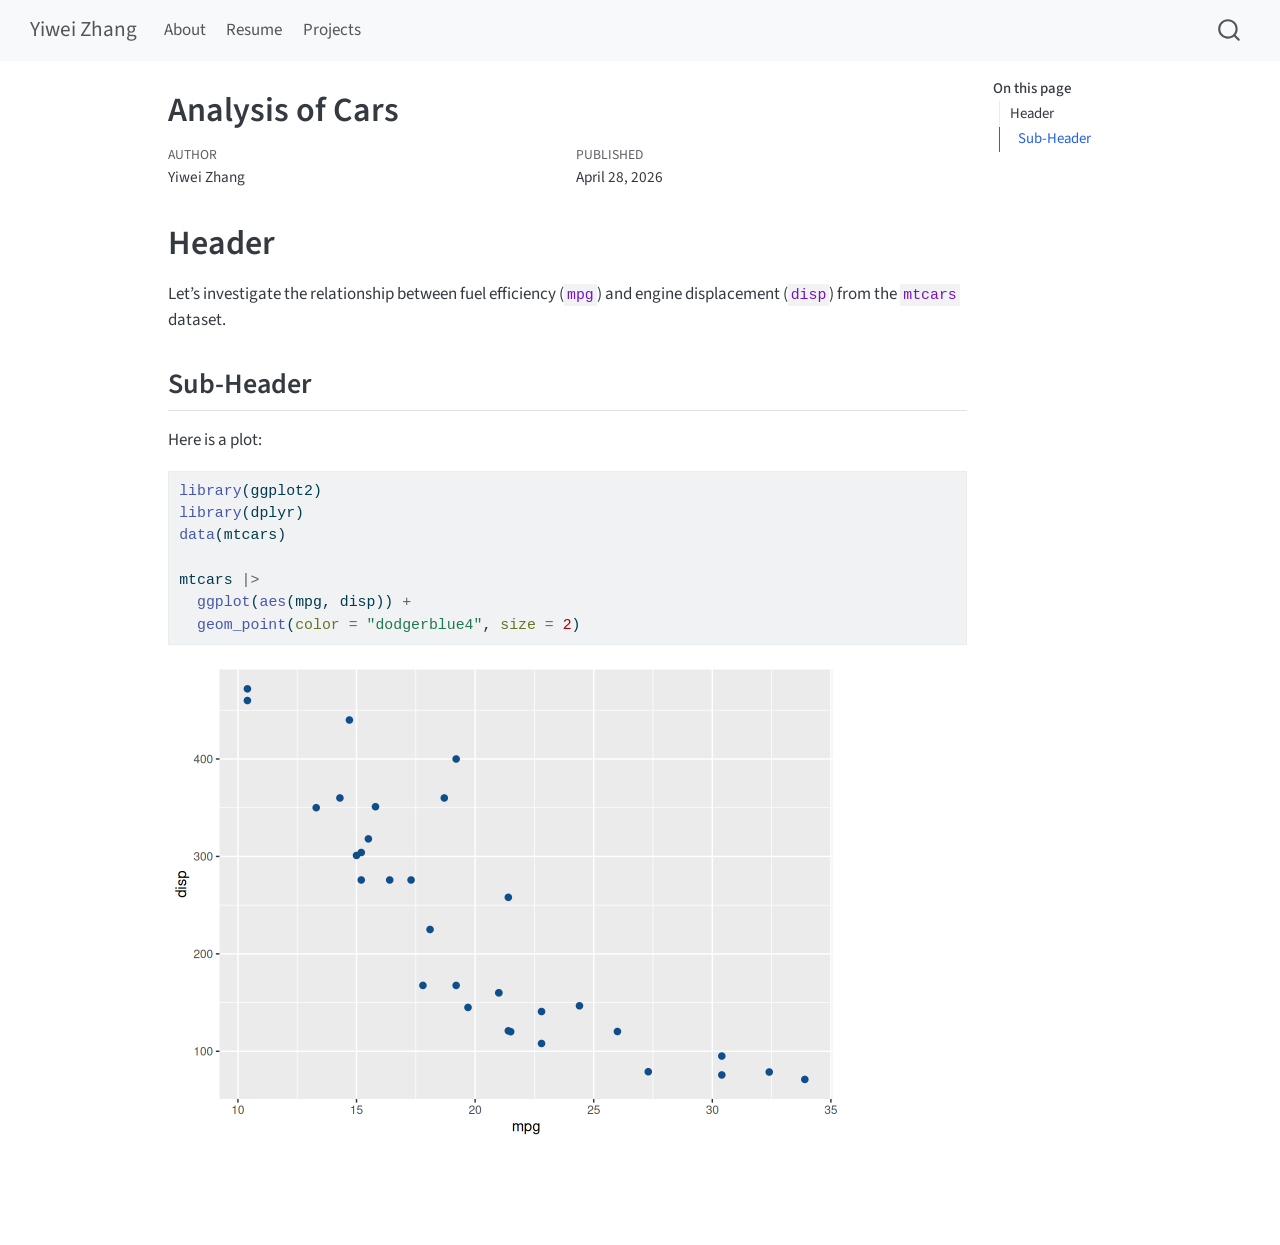
<file: docs/projects/project1/index.html>
<!DOCTYPE html>
<html xmlns="http://www.w3.org/1999/xhtml" lang="en" xml:lang="en"><head>

<meta charset="utf-8">
<meta name="generator" content="quarto-1.9.37">

<meta name="viewport" content="width=device-width, initial-scale=1.0, user-scalable=yes">

<meta name="author" content="Yiwei Zhang">
<meta name="dcterms.date" content="2026-04-28">

<title>Analysis of Cars – Yiwei Zhang</title>
<style>
/* Default styles provided by pandoc.
** See https://pandoc.org/MANUAL.html#variables-for-html for config info.
*/
code{white-space: pre-wrap;}
span.smallcaps{font-variant: small-caps;}
div.columns{display: flex; gap: min(4vw, 1.5em);}
div.column{flex: auto; overflow-x: auto;}
div.hanging-indent{margin-left: 1.5em; text-indent: -1.5em;}
ul.task-list{list-style: none;}
ul.task-list li input[type="checkbox"] {
  width: 0.8em;
  margin: 0 0.8em 0.2em -1em; /* quarto-specific, see https://github.com/quarto-dev/quarto-cli/issues/4556 */ 
  vertical-align: middle;
}
/* CSS for syntax highlighting */
html { -webkit-text-size-adjust: 100%; }
pre > code.sourceCode { white-space: pre; position: relative; }
pre > code.sourceCode > span { display: inline-block; line-height: 1.25; }
pre > code.sourceCode > span:empty { height: 1.2em; }
.sourceCode { overflow: visible; }
code.sourceCode > span { color: inherit; text-decoration: inherit; }
div.sourceCode { margin: 1em 0; }
pre.sourceCode { margin: 0; }
@media screen {
div.sourceCode { overflow: auto; }
}
@media print {
pre > code.sourceCode { white-space: pre-wrap; }
pre > code.sourceCode > span { text-indent: -5em; padding-left: 5em; }
}
pre.numberSource code
  { counter-reset: source-line 0; }
pre.numberSource code > span
  { position: relative; left: -4em; counter-increment: source-line; }
pre.numberSource code > span > a:first-child::before
  { content: counter(source-line);
    position: relative; left: -1em; text-align: right; vertical-align: baseline;
    border: none; display: inline-block;
    -webkit-touch-callout: none; -webkit-user-select: none;
    -khtml-user-select: none; -moz-user-select: none;
    -ms-user-select: none; user-select: none;
    padding: 0 4px; width: 4em;
  }
pre.numberSource { margin-left: 3em;  padding-left: 4px; }
div.sourceCode
  {   }
@media screen {
pre > code.sourceCode > span > a:first-child::before { text-decoration: underline; }
}
</style>


<script src="../../site_libs/quarto-nav/quarto-nav.js"></script>
<script src="../../site_libs/quarto-nav/headroom.min.js"></script>
<script src="../../site_libs/clipboard/clipboard.min.js"></script>
<script src="../../site_libs/quarto-search/autocomplete.umd.js"></script>
<script src="../../site_libs/quarto-search/fuse.min.js"></script>
<script src="../../site_libs/quarto-search/quarto-search.js"></script>
<meta name="quarto:offset" content="../../">
<script src="../../site_libs/quarto-html/quarto.js" type="module"></script>
<script src="../../site_libs/quarto-html/tabsets/tabsets.js" type="module"></script>
<script src="../../site_libs/quarto-html/popper.min.js"></script>
<script src="../../site_libs/quarto-html/tippy.umd.min.js"></script>
<script src="../../site_libs/quarto-html/anchor.min.js"></script>
<link href="../../site_libs/quarto-html/tippy.css" rel="stylesheet">
<link href="../../site_libs/quarto-html/quarto-syntax-highlighting-7f8f88aac4f3542376d5c11b86a4c14d.css" rel="stylesheet" id="quarto-text-highlighting-styles">
<script src="../../site_libs/bootstrap/bootstrap.min.js"></script>
<link href="../../site_libs/bootstrap/bootstrap-icons.css" rel="stylesheet">
<link href="../../site_libs/bootstrap/bootstrap-158031087360bce0ff56dc785ce39e06.min.css" rel="stylesheet" append-hash="true" id="quarto-bootstrap" data-mode="light">
<script id="quarto-search-options" type="application/json">{
  "location": "navbar",
  "copy-button": false,
  "collapse-after": 3,
  "panel-placement": "end",
  "type": "overlay",
  "limit": 50,
  "keyboard-shortcut": [
    "f",
    "/",
    "s"
  ],
  "show-item-context": false,
  "language": {
    "search-no-results-text": "No results",
    "search-matching-documents-text": "matching documents",
    "search-copy-link-title": "Copy link to search",
    "search-hide-matches-text": "Hide additional matches",
    "search-more-match-text": "more match in this document",
    "search-more-matches-text": "more matches in this document",
    "search-clear-button-title": "Clear",
    "search-text-placeholder": "",
    "search-detached-cancel-button-title": "Cancel",
    "search-submit-button-title": "Submit",
    "search-label": "Search"
  }
}</script>


<link rel="stylesheet" href="../../styles.css">
</head>

<body class="nav-fixed quarto-light">

<div id="quarto-search-results"></div>
  <header id="quarto-header" class="headroom fixed-top">
    <nav class="navbar navbar-expand-lg " data-bs-theme="dark">
      <div class="navbar-container container-fluid">
      <div class="navbar-brand-container mx-auto">
    <a class="navbar-brand" href="../../index.html">
    <span class="navbar-title">Yiwei Zhang</span>
    </a>
  </div>
            <div id="quarto-search" class="" title="Search"></div>
          <button class="navbar-toggler" type="button" data-bs-toggle="collapse" data-bs-target="#navbarCollapse" aria-controls="navbarCollapse" role="menu" aria-expanded="false" aria-label="Toggle navigation" onclick="if (window.quartoToggleHeadroom) { window.quartoToggleHeadroom(); }">
  <span class="navbar-toggler-icon"></span>
</button>
          <div class="collapse navbar-collapse" id="navbarCollapse">
            <ul class="navbar-nav navbar-nav-scroll me-auto">
  <li class="nav-item">
    <a class="nav-link" href="../../index.html"> 
<span class="menu-text">About</span></a>
  </li>  
  <li class="nav-item">
    <a class="nav-link" href="../../resume.html"> 
<span class="menu-text">Resume</span></a>
  </li>  
  <li class="nav-item">
    <a class="nav-link" href="../../projects.html"> 
<span class="menu-text">Projects</span></a>
  </li>  
</ul>
          </div> <!-- /navcollapse -->
            <div class="quarto-navbar-tools">
</div>
      </div> <!-- /container-fluid -->
    </nav>
</header>
<!-- content -->
<div id="quarto-content" class="quarto-container page-columns page-rows-contents page-layout-article page-navbar">
<!-- sidebar -->
<!-- margin-sidebar -->
    <div id="quarto-margin-sidebar" class="sidebar margin-sidebar">
        <nav id="TOC" role="doc-toc" class="toc-active">
    <h2 id="toc-title">On this page</h2>
   
  <ul>
  <li><a href="#header" id="toc-header" class="nav-link active" data-scroll-target="#header">Header</a>
  <ul class="collapse">
  <li><a href="#sub-header" id="toc-sub-header" class="nav-link" data-scroll-target="#sub-header">Sub-Header</a></li>
  </ul></li>
  </ul>
</nav>
    </div>
<!-- main -->
<main class="content" id="quarto-document-content">

<header id="title-block-header" class="quarto-title-block default">
<div class="quarto-title">
<h1 class="title">Analysis of Cars</h1>
</div>



<div class="quarto-title-meta">

    <div>
    <div class="quarto-title-meta-heading">Author</div>
    <div class="quarto-title-meta-contents">
             <p>Yiwei Zhang </p>
          </div>
  </div>
    
    <div>
    <div class="quarto-title-meta-heading">Published</div>
    <div class="quarto-title-meta-contents">
      <p class="date">April 28, 2026</p>
    </div>
  </div>
  
    
  </div>
  


</header>


<section id="header" class="level1">
<h1>Header</h1>
<p>Let’s investigate the relationship between fuel efficiency (<code>mpg</code>) and engine displacement (<code>disp</code>) from the <code>mtcars</code> dataset.</p>
<section id="sub-header" class="level2">
<h2 class="anchored" data-anchor-id="sub-header">Sub-Header</h2>
<p>Here is a plot:</p>
<div class="cell">
<div class="code-copy-outer-scaffold"><div class="sourceCode cell-code" id="cb1"><pre class="sourceCode r code-with-copy"><code class="sourceCode r"><span id="cb1-1"><a href="#cb1-1" aria-hidden="true" tabindex="-1"></a><span class="fu">library</span>(ggplot2)</span>
<span id="cb1-2"><a href="#cb1-2" aria-hidden="true" tabindex="-1"></a><span class="fu">library</span>(dplyr)</span>
<span id="cb1-3"><a href="#cb1-3" aria-hidden="true" tabindex="-1"></a><span class="fu">data</span>(mtcars)</span>
<span id="cb1-4"><a href="#cb1-4" aria-hidden="true" tabindex="-1"></a></span>
<span id="cb1-5"><a href="#cb1-5" aria-hidden="true" tabindex="-1"></a>mtcars <span class="sc">|&gt;</span></span>
<span id="cb1-6"><a href="#cb1-6" aria-hidden="true" tabindex="-1"></a>  <span class="fu">ggplot</span>(<span class="fu">aes</span>(mpg, disp)) <span class="sc">+</span></span>
<span id="cb1-7"><a href="#cb1-7" aria-hidden="true" tabindex="-1"></a>  <span class="fu">geom_point</span>(<span class="at">color =</span> <span class="st">"dodgerblue4"</span>, <span class="at">size =</span> <span class="dv">2</span>)</span></code></pre></div><button title="Copy to Clipboard" class="code-copy-button"><i class="bi"></i></button></div>
<div class="cell-output-display">
<div>
<figure class="figure">
<p><img src="index_files/figure-html/unnamed-chunk-1-1.png" class="img-fluid figure-img" width="672"></p>
</figure>
</div>
</div>
</div>


</section>
</section>

</main> <!-- /main -->
<script id="quarto-html-after-body" type="application/javascript">
  window.document.addEventListener("DOMContentLoaded", function (event) {
    const icon = "";
    const anchorJS = new window.AnchorJS();
    anchorJS.options = {
      placement: 'right',
      icon: icon
    };
    anchorJS.add('.anchored');
    const isCodeAnnotation = (el) => {
      for (const clz of el.classList) {
        if (clz.startsWith('code-annotation-')) {                     
          return true;
        }
      }
      return false;
    }
    const onCopySuccess = function(e) {
      // button target
      const button = e.trigger;
      // don't keep focus
      button.blur();
      // flash "checked"
      button.classList.add('code-copy-button-checked');
      var currentTitle = button.getAttribute("title");
      button.setAttribute("title", "Copied!");
      let tooltip;
      if (window.bootstrap) {
        button.setAttribute("data-bs-toggle", "tooltip");
        button.setAttribute("data-bs-placement", "left");
        button.setAttribute("data-bs-title", "Copied!");
        tooltip = new bootstrap.Tooltip(button, 
          { trigger: "manual", 
            customClass: "code-copy-button-tooltip",
            offset: [0, -8]});
        tooltip.show();    
      }
      setTimeout(function() {
        if (tooltip) {
          tooltip.hide();
          button.removeAttribute("data-bs-title");
          button.removeAttribute("data-bs-toggle");
          button.removeAttribute("data-bs-placement");
        }
        button.setAttribute("title", currentTitle);
        button.classList.remove('code-copy-button-checked');
      }, 1000);
      // clear code selection
      e.clearSelection();
    }
    const getTextToCopy = function(trigger) {
      const outerScaffold = trigger.parentElement.cloneNode(true);
      const codeEl = outerScaffold.querySelector('code');
      for (const childEl of codeEl.children) {
        if (isCodeAnnotation(childEl)) {
          childEl.remove();
        }
      }
      return codeEl.innerText;
    }
    const clipboard = new window.ClipboardJS('.code-copy-button:not([data-in-quarto-modal])', {
      text: getTextToCopy
    });
    clipboard.on('success', onCopySuccess);
    if (window.document.getElementById('quarto-embedded-source-code-modal')) {
      const clipboardModal = new window.ClipboardJS('.code-copy-button[data-in-quarto-modal]', {
        text: getTextToCopy,
        container: window.document.getElementById('quarto-embedded-source-code-modal')
      });
      clipboardModal.on('success', onCopySuccess);
    }
      var localhostRegex = new RegExp(/^(?:http|https):\/\/localhost\:?[0-9]*\//);
      var mailtoRegex = new RegExp(/^mailto:/);
        var filterRegex = new RegExp('/' + window.location.host + '/');
      var isInternal = (href) => {
          return filterRegex.test(href) || localhostRegex.test(href) || mailtoRegex.test(href);
      }
      // Inspect non-navigation links and adorn them if external
     var links = window.document.querySelectorAll('a[href]:not(.nav-link):not(.navbar-brand):not(.toc-action):not(.sidebar-link):not(.sidebar-item-toggle):not(.pagination-link):not(.no-external):not([aria-hidden]):not(.dropdown-item):not(.quarto-navigation-tool):not(.about-link)');
      for (var i=0; i<links.length; i++) {
        const link = links[i];
        if (!isInternal(link.href)) {
          // undo the damage that might have been done by quarto-nav.js in the case of
          // links that we want to consider external
          if (link.dataset.originalHref !== undefined) {
            link.href = link.dataset.originalHref;
          }
        }
      }
    function tippyHover(el, contentFn, onTriggerFn, onUntriggerFn) {
      const config = {
        allowHTML: true,
        maxWidth: 500,
        delay: 100,
        arrow: false,
        appendTo: function(el) {
            return el.parentElement;
        },
        interactive: true,
        interactiveBorder: 10,
        theme: 'quarto',
        placement: 'bottom-start',
      };
      if (contentFn) {
        config.content = contentFn;
      }
      if (onTriggerFn) {
        config.onTrigger = onTriggerFn;
      }
      if (onUntriggerFn) {
        config.onUntrigger = onUntriggerFn;
      }
      window.tippy(el, config); 
    }
    const noterefs = window.document.querySelectorAll('a[role="doc-noteref"]');
    for (var i=0; i<noterefs.length; i++) {
      const ref = noterefs[i];
      tippyHover(ref, function() {
        // use id or data attribute instead here
        let href = ref.getAttribute('data-footnote-href') || ref.getAttribute('href');
        try { href = new URL(href).hash; } catch {}
        const id = href.replace(/^#\/?/, "");
        const note = window.document.getElementById(id);
        if (note) {
          return note.innerHTML;
        } else {
          return "";
        }
      });
    }
    const xrefs = window.document.querySelectorAll('a.quarto-xref');
    const processXRef = (id, note) => {
      // Strip column container classes
      const stripColumnClz = (el) => {
        el.classList.remove("page-full", "page-columns");
        if (el.children) {
          for (const child of el.children) {
            stripColumnClz(child);
          }
        }
      }
      stripColumnClz(note)
      if (id === null || id.startsWith('sec-')) {
        // Special case sections, only their first couple elements
        const container = document.createElement("div");
        if (note.children && note.children.length > 2) {
          container.appendChild(note.children[0].cloneNode(true));
          for (let i = 1; i < note.children.length; i++) {
            const child = note.children[i];
            if (child.tagName === "P" && child.innerText === "") {
              continue;
            } else {
              container.appendChild(child.cloneNode(true));
              break;
            }
          }
          if (window.Quarto?.typesetMath) {
            window.Quarto.typesetMath(container);
          }
          return container.innerHTML
        } else {
          if (window.Quarto?.typesetMath) {
            window.Quarto.typesetMath(note);
          }
          return note.innerHTML;
        }
      } else {
        // Remove any anchor links if they are present
        const anchorLink = note.querySelector('a.anchorjs-link');
        if (anchorLink) {
          anchorLink.remove();
        }
        if (window.Quarto?.typesetMath) {
          window.Quarto.typesetMath(note);
        }
        if (note.classList.contains("callout")) {
          return note.outerHTML;
        } else {
          return note.innerHTML;
        }
      }
    }
    for (var i=0; i<xrefs.length; i++) {
      const xref = xrefs[i];
      tippyHover(xref, undefined, function(instance) {
        instance.disable();
        let url = xref.getAttribute('href');
        let hash = undefined; 
        if (url.startsWith('#')) {
          hash = url;
        } else {
          try { hash = new URL(url).hash; } catch {}
        }
        if (hash) {
          const id = hash.replace(/^#\/?/, "");
          const note = window.document.getElementById(id);
          if (note !== null) {
            try {
              const html = processXRef(id, note.cloneNode(true));
              instance.setContent(html);
            } finally {
              instance.enable();
              instance.show();
            }
          } else {
            // See if we can fetch this
            fetch(url.split('#')[0])
            .then(res => res.text())
            .then(html => {
              const parser = new DOMParser();
              const htmlDoc = parser.parseFromString(html, "text/html");
              const note = htmlDoc.getElementById(id);
              if (note !== null) {
                const html = processXRef(id, note);
                instance.setContent(html);
              } 
            }).finally(() => {
              instance.enable();
              instance.show();
            });
          }
        } else {
          // See if we can fetch a full url (with no hash to target)
          // This is a special case and we should probably do some content thinning / targeting
          fetch(url)
          .then(res => res.text())
          .then(html => {
            const parser = new DOMParser();
            const htmlDoc = parser.parseFromString(html, "text/html");
            const note = htmlDoc.querySelector('main.content');
            if (note !== null) {
              // This should only happen for chapter cross references
              // (since there is no id in the URL)
              // remove the first header
              if (note.children.length > 0 && note.children[0].tagName === "HEADER") {
                note.children[0].remove();
              }
              const html = processXRef(null, note);
              instance.setContent(html);
            } 
          }).finally(() => {
            instance.enable();
            instance.show();
          });
        }
      }, function(instance) {
      });
    }
        let selectedAnnoteEl;
        const selectorForAnnotation = ( cell, annotation) => {
          let cellAttr = 'data-code-cell="' + cell + '"';
          let lineAttr = 'data-code-annotation="' +  annotation + '"';
          const selector = 'span[' + cellAttr + '][' + lineAttr + ']';
          return selector;
        }
        const selectCodeLines = (annoteEl) => {
          const doc = window.document;
          const targetCell = annoteEl.getAttribute("data-target-cell");
          const targetAnnotation = annoteEl.getAttribute("data-target-annotation");
          const annoteSpan = window.document.querySelector(selectorForAnnotation(targetCell, targetAnnotation));
          const lines = annoteSpan.getAttribute("data-code-lines").split(",");
          const lineIds = lines.map((line) => {
            return targetCell + "-" + line;
          })
          let top = null;
          let height = null;
          let parent = null;
          if (lineIds.length > 0) {
              //compute the position of the single el (top and bottom and make a div)
              const el = window.document.getElementById(lineIds[0]);
              top = el.offsetTop;
              height = el.offsetHeight;
              parent = el.parentElement.parentElement;
            if (lineIds.length > 1) {
              const lastEl = window.document.getElementById(lineIds[lineIds.length - 1]);
              const bottom = lastEl.offsetTop + lastEl.offsetHeight;
              height = bottom - top;
            }
            if (top !== null && height !== null && parent !== null) {
              // cook up a div (if necessary) and position it 
              let div = window.document.getElementById("code-annotation-line-highlight");
              if (div === null) {
                div = window.document.createElement("div");
                div.setAttribute("id", "code-annotation-line-highlight");
                div.style.position = 'absolute';
                parent.appendChild(div);
              }
              div.style.top = top - 2 + "px";
              div.style.height = height + 4 + "px";
              div.style.left = 0;
              let gutterDiv = window.document.getElementById("code-annotation-line-highlight-gutter");
              if (gutterDiv === null) {
                gutterDiv = window.document.createElement("div");
                gutterDiv.setAttribute("id", "code-annotation-line-highlight-gutter");
                gutterDiv.style.position = 'absolute';
                const codeCell = window.document.getElementById(targetCell);
                const gutter = codeCell.querySelector('.code-annotation-gutter');
                gutter.appendChild(gutterDiv);
              }
              gutterDiv.style.top = top - 2 + "px";
              gutterDiv.style.height = height + 4 + "px";
            }
            selectedAnnoteEl = annoteEl;
          }
        };
        const unselectCodeLines = () => {
          const elementsIds = ["code-annotation-line-highlight", "code-annotation-line-highlight-gutter"];
          elementsIds.forEach((elId) => {
            const div = window.document.getElementById(elId);
            if (div) {
              div.remove();
            }
          });
          selectedAnnoteEl = undefined;
        };
          // Handle positioning of the toggle
      window.addEventListener(
        "resize",
        throttle(() => {
          elRect = undefined;
          if (selectedAnnoteEl) {
            selectCodeLines(selectedAnnoteEl);
          }
        }, 10)
      );
      function throttle(fn, ms) {
      let throttle = false;
      let timer;
        return (...args) => {
          if(!throttle) { // first call gets through
              fn.apply(this, args);
              throttle = true;
          } else { // all the others get throttled
              if(timer) clearTimeout(timer); // cancel #2
              timer = setTimeout(() => {
                fn.apply(this, args);
                timer = throttle = false;
              }, ms);
          }
        };
      }
        // Attach click handler to the DT
        const annoteDls = window.document.querySelectorAll('dt[data-target-cell]');
        for (const annoteDlNode of annoteDls) {
          annoteDlNode.addEventListener('click', (event) => {
            const clickedEl = event.target;
            if (clickedEl !== selectedAnnoteEl) {
              unselectCodeLines();
              const activeEl = window.document.querySelector('dt[data-target-cell].code-annotation-active');
              if (activeEl) {
                activeEl.classList.remove('code-annotation-active');
              }
              selectCodeLines(clickedEl);
              clickedEl.classList.add('code-annotation-active');
            } else {
              // Unselect the line
              unselectCodeLines();
              clickedEl.classList.remove('code-annotation-active');
            }
          });
        }
    const findCites = (el) => {
      const parentEl = el.parentElement;
      if (parentEl) {
        const cites = parentEl.dataset.cites;
        if (cites) {
          return {
            el,
            cites: cites.split(' ')
          };
        } else {
          return findCites(el.parentElement)
        }
      } else {
        return undefined;
      }
    };
    var bibliorefs = window.document.querySelectorAll('a[role="doc-biblioref"]');
    for (var i=0; i<bibliorefs.length; i++) {
      const ref = bibliorefs[i];
      const citeInfo = findCites(ref);
      if (citeInfo) {
        tippyHover(citeInfo.el, function() {
          var popup = window.document.createElement('div');
          citeInfo.cites.forEach(function(cite) {
            var citeDiv = window.document.createElement('div');
            citeDiv.classList.add('hanging-indent');
            citeDiv.classList.add('csl-entry');
            var biblioDiv = window.document.getElementById('ref-' + cite);
            if (biblioDiv) {
              citeDiv.innerHTML = biblioDiv.innerHTML;
            }
            popup.appendChild(citeDiv);
          });
          return popup.innerHTML;
        });
      }
    }
  });
  </script>
</div> <!-- /content -->




</body></html>
</file>
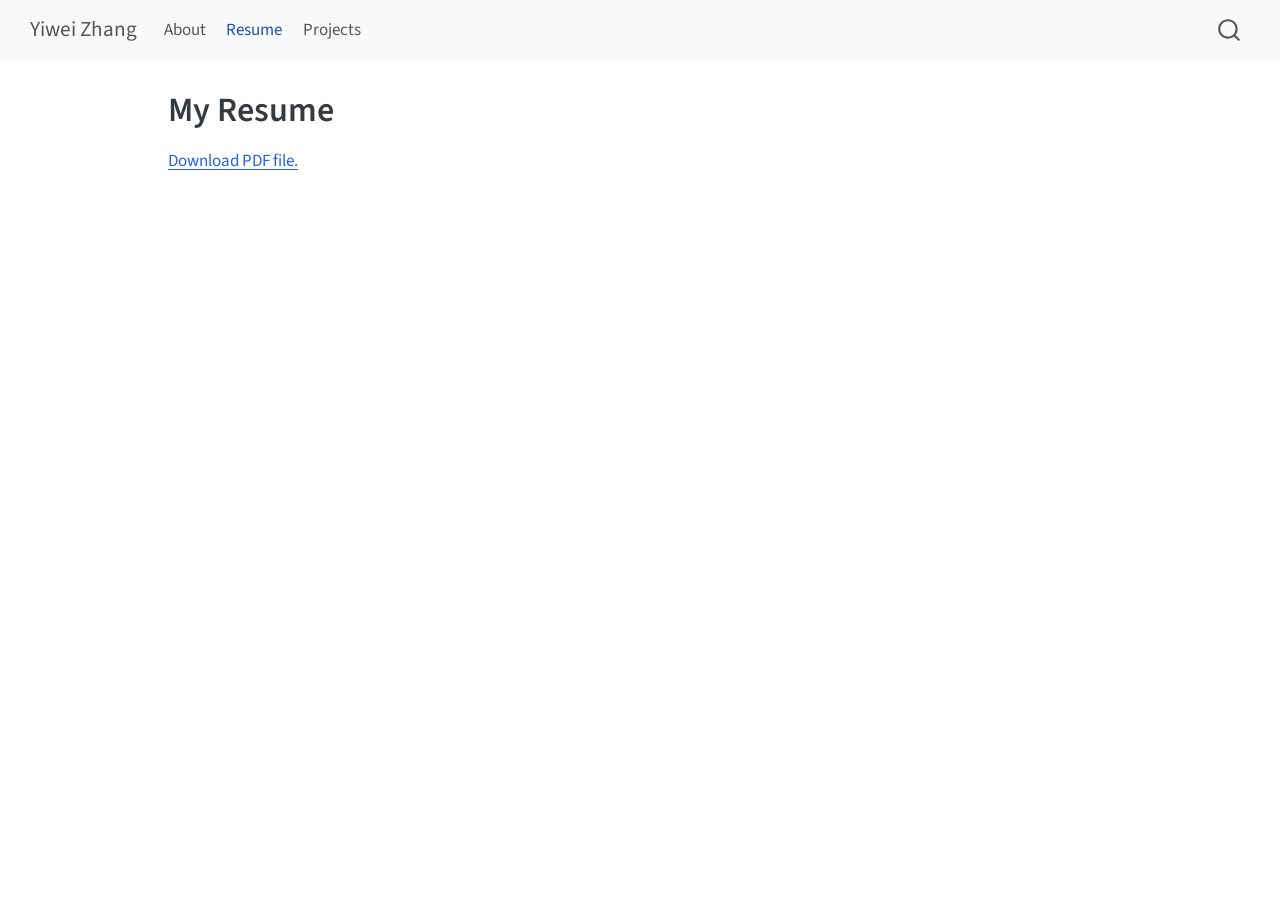
<file: docs/resume.html>
<!DOCTYPE html>
<html xmlns="http://www.w3.org/1999/xhtml" lang="en" xml:lang="en"><head>

<meta charset="utf-8">
<meta name="generator" content="quarto-1.9.37">

<meta name="viewport" content="width=device-width, initial-scale=1.0, user-scalable=yes">


<title>My Resume – Yiwei Zhang</title>
<style>
/* Default styles provided by pandoc.
** See https://pandoc.org/MANUAL.html#variables-for-html for config info.
*/
code{white-space: pre-wrap;}
span.smallcaps{font-variant: small-caps;}
div.columns{display: flex; gap: min(4vw, 1.5em);}
div.column{flex: auto; overflow-x: auto;}
div.hanging-indent{margin-left: 1.5em; text-indent: -1.5em;}
ul.task-list{list-style: none;}
ul.task-list li input[type="checkbox"] {
  width: 0.8em;
  margin: 0 0.8em 0.2em -1em; /* quarto-specific, see https://github.com/quarto-dev/quarto-cli/issues/4556 */ 
  vertical-align: middle;
}
</style>


<script src="site_libs/quarto-nav/quarto-nav.js"></script>
<script src="site_libs/quarto-nav/headroom.min.js"></script>
<script src="site_libs/clipboard/clipboard.min.js"></script>
<script src="site_libs/quarto-search/autocomplete.umd.js"></script>
<script src="site_libs/quarto-search/fuse.min.js"></script>
<script src="site_libs/quarto-search/quarto-search.js"></script>
<meta name="quarto:offset" content="./">
<script src="site_libs/quarto-html/quarto.js" type="module"></script>
<script src="site_libs/quarto-html/tabsets/tabsets.js" type="module"></script>
<script src="site_libs/quarto-html/popper.min.js"></script>
<script src="site_libs/quarto-html/tippy.umd.min.js"></script>
<script src="site_libs/quarto-html/anchor.min.js"></script>
<link href="site_libs/quarto-html/tippy.css" rel="stylesheet">
<link href="site_libs/quarto-html/quarto-syntax-highlighting-7f8f88aac4f3542376d5c11b86a4c14d.css" rel="stylesheet" id="quarto-text-highlighting-styles">
<script src="site_libs/bootstrap/bootstrap.min.js"></script>
<link href="site_libs/bootstrap/bootstrap-icons.css" rel="stylesheet">
<link href="site_libs/bootstrap/bootstrap-158031087360bce0ff56dc785ce39e06.min.css" rel="stylesheet" append-hash="true" id="quarto-bootstrap" data-mode="light">
<script id="quarto-search-options" type="application/json">{
  "location": "navbar",
  "copy-button": false,
  "collapse-after": 3,
  "panel-placement": "end",
  "type": "overlay",
  "limit": 50,
  "keyboard-shortcut": [
    "f",
    "/",
    "s"
  ],
  "show-item-context": false,
  "language": {
    "search-no-results-text": "No results",
    "search-matching-documents-text": "matching documents",
    "search-copy-link-title": "Copy link to search",
    "search-hide-matches-text": "Hide additional matches",
    "search-more-match-text": "more match in this document",
    "search-more-matches-text": "more matches in this document",
    "search-clear-button-title": "Clear",
    "search-text-placeholder": "",
    "search-detached-cancel-button-title": "Cancel",
    "search-submit-button-title": "Submit",
    "search-label": "Search"
  }
}</script>


<link rel="stylesheet" href="styles.css">
</head>

<body class="nav-fixed quarto-light">

<div id="quarto-search-results"></div>
  <header id="quarto-header" class="headroom fixed-top">
    <nav class="navbar navbar-expand-lg " data-bs-theme="dark">
      <div class="navbar-container container-fluid">
      <div class="navbar-brand-container mx-auto">
    <a class="navbar-brand" href="./index.html">
    <span class="navbar-title">Yiwei Zhang</span>
    </a>
  </div>
            <div id="quarto-search" class="" title="Search"></div>
          <button class="navbar-toggler" type="button" data-bs-toggle="collapse" data-bs-target="#navbarCollapse" aria-controls="navbarCollapse" role="menu" aria-expanded="false" aria-label="Toggle navigation" onclick="if (window.quartoToggleHeadroom) { window.quartoToggleHeadroom(); }">
  <span class="navbar-toggler-icon"></span>
</button>
          <div class="collapse navbar-collapse" id="navbarCollapse">
            <ul class="navbar-nav navbar-nav-scroll me-auto">
  <li class="nav-item">
    <a class="nav-link" href="./index.html"> 
<span class="menu-text">About</span></a>
  </li>  
  <li class="nav-item">
    <a class="nav-link active" href="./resume.html" aria-current="page"> 
<span class="menu-text">Resume</span></a>
  </li>  
  <li class="nav-item">
    <a class="nav-link" href="./projects.html"> 
<span class="menu-text">Projects</span></a>
  </li>  
</ul>
          </div> <!-- /navcollapse -->
            <div class="quarto-navbar-tools">
</div>
      </div> <!-- /container-fluid -->
    </nav>
</header>
<!-- content -->
<div id="quarto-content" class="quarto-container page-columns page-rows-contents page-layout-article page-navbar">
<!-- sidebar -->
<!-- margin-sidebar -->
    <div id="quarto-margin-sidebar" class="sidebar margin-sidebar zindex-bottom">
        
    </div>
<!-- main -->
<main class="content" id="quarto-document-content">

<header id="title-block-header" class="quarto-title-block default">
<div class="quarto-title">
<h1 class="title">My Resume</h1>
</div>



<div class="quarto-title-meta">

    
  
    
  </div>
  


</header>


<p><object data="files/resume.pdf" type="application/pdf" width="100%" height="800"><a href="files/resume.pdf" download="">Download PDF file.</a></object></p>



</main> <!-- /main -->
<script id="quarto-html-after-body" type="application/javascript">
  window.document.addEventListener("DOMContentLoaded", function (event) {
    const icon = "";
    const anchorJS = new window.AnchorJS();
    anchorJS.options = {
      placement: 'right',
      icon: icon
    };
    anchorJS.add('.anchored');
    const isCodeAnnotation = (el) => {
      for (const clz of el.classList) {
        if (clz.startsWith('code-annotation-')) {                     
          return true;
        }
      }
      return false;
    }
    const onCopySuccess = function(e) {
      // button target
      const button = e.trigger;
      // don't keep focus
      button.blur();
      // flash "checked"
      button.classList.add('code-copy-button-checked');
      var currentTitle = button.getAttribute("title");
      button.setAttribute("title", "Copied!");
      let tooltip;
      if (window.bootstrap) {
        button.setAttribute("data-bs-toggle", "tooltip");
        button.setAttribute("data-bs-placement", "left");
        button.setAttribute("data-bs-title", "Copied!");
        tooltip = new bootstrap.Tooltip(button, 
          { trigger: "manual", 
            customClass: "code-copy-button-tooltip",
            offset: [0, -8]});
        tooltip.show();    
      }
      setTimeout(function() {
        if (tooltip) {
          tooltip.hide();
          button.removeAttribute("data-bs-title");
          button.removeAttribute("data-bs-toggle");
          button.removeAttribute("data-bs-placement");
        }
        button.setAttribute("title", currentTitle);
        button.classList.remove('code-copy-button-checked');
      }, 1000);
      // clear code selection
      e.clearSelection();
    }
    const getTextToCopy = function(trigger) {
      const outerScaffold = trigger.parentElement.cloneNode(true);
      const codeEl = outerScaffold.querySelector('code');
      for (const childEl of codeEl.children) {
        if (isCodeAnnotation(childEl)) {
          childEl.remove();
        }
      }
      return codeEl.innerText;
    }
    const clipboard = new window.ClipboardJS('.code-copy-button:not([data-in-quarto-modal])', {
      text: getTextToCopy
    });
    clipboard.on('success', onCopySuccess);
    if (window.document.getElementById('quarto-embedded-source-code-modal')) {
      const clipboardModal = new window.ClipboardJS('.code-copy-button[data-in-quarto-modal]', {
        text: getTextToCopy,
        container: window.document.getElementById('quarto-embedded-source-code-modal')
      });
      clipboardModal.on('success', onCopySuccess);
    }
      var localhostRegex = new RegExp(/^(?:http|https):\/\/localhost\:?[0-9]*\//);
      var mailtoRegex = new RegExp(/^mailto:/);
        var filterRegex = new RegExp('/' + window.location.host + '/');
      var isInternal = (href) => {
          return filterRegex.test(href) || localhostRegex.test(href) || mailtoRegex.test(href);
      }
      // Inspect non-navigation links and adorn them if external
     var links = window.document.querySelectorAll('a[href]:not(.nav-link):not(.navbar-brand):not(.toc-action):not(.sidebar-link):not(.sidebar-item-toggle):not(.pagination-link):not(.no-external):not([aria-hidden]):not(.dropdown-item):not(.quarto-navigation-tool):not(.about-link)');
      for (var i=0; i<links.length; i++) {
        const link = links[i];
        if (!isInternal(link.href)) {
          // undo the damage that might have been done by quarto-nav.js in the case of
          // links that we want to consider external
          if (link.dataset.originalHref !== undefined) {
            link.href = link.dataset.originalHref;
          }
        }
      }
    function tippyHover(el, contentFn, onTriggerFn, onUntriggerFn) {
      const config = {
        allowHTML: true,
        maxWidth: 500,
        delay: 100,
        arrow: false,
        appendTo: function(el) {
            return el.parentElement;
        },
        interactive: true,
        interactiveBorder: 10,
        theme: 'quarto',
        placement: 'bottom-start',
      };
      if (contentFn) {
        config.content = contentFn;
      }
      if (onTriggerFn) {
        config.onTrigger = onTriggerFn;
      }
      if (onUntriggerFn) {
        config.onUntrigger = onUntriggerFn;
      }
      window.tippy(el, config); 
    }
    const noterefs = window.document.querySelectorAll('a[role="doc-noteref"]');
    for (var i=0; i<noterefs.length; i++) {
      const ref = noterefs[i];
      tippyHover(ref, function() {
        // use id or data attribute instead here
        let href = ref.getAttribute('data-footnote-href') || ref.getAttribute('href');
        try { href = new URL(href).hash; } catch {}
        const id = href.replace(/^#\/?/, "");
        const note = window.document.getElementById(id);
        if (note) {
          return note.innerHTML;
        } else {
          return "";
        }
      });
    }
    const xrefs = window.document.querySelectorAll('a.quarto-xref');
    const processXRef = (id, note) => {
      // Strip column container classes
      const stripColumnClz = (el) => {
        el.classList.remove("page-full", "page-columns");
        if (el.children) {
          for (const child of el.children) {
            stripColumnClz(child);
          }
        }
      }
      stripColumnClz(note)
      if (id === null || id.startsWith('sec-')) {
        // Special case sections, only their first couple elements
        const container = document.createElement("div");
        if (note.children && note.children.length > 2) {
          container.appendChild(note.children[0].cloneNode(true));
          for (let i = 1; i < note.children.length; i++) {
            const child = note.children[i];
            if (child.tagName === "P" && child.innerText === "") {
              continue;
            } else {
              container.appendChild(child.cloneNode(true));
              break;
            }
          }
          if (window.Quarto?.typesetMath) {
            window.Quarto.typesetMath(container);
          }
          return container.innerHTML
        } else {
          if (window.Quarto?.typesetMath) {
            window.Quarto.typesetMath(note);
          }
          return note.innerHTML;
        }
      } else {
        // Remove any anchor links if they are present
        const anchorLink = note.querySelector('a.anchorjs-link');
        if (anchorLink) {
          anchorLink.remove();
        }
        if (window.Quarto?.typesetMath) {
          window.Quarto.typesetMath(note);
        }
        if (note.classList.contains("callout")) {
          return note.outerHTML;
        } else {
          return note.innerHTML;
        }
      }
    }
    for (var i=0; i<xrefs.length; i++) {
      const xref = xrefs[i];
      tippyHover(xref, undefined, function(instance) {
        instance.disable();
        let url = xref.getAttribute('href');
        let hash = undefined; 
        if (url.startsWith('#')) {
          hash = url;
        } else {
          try { hash = new URL(url).hash; } catch {}
        }
        if (hash) {
          const id = hash.replace(/^#\/?/, "");
          const note = window.document.getElementById(id);
          if (note !== null) {
            try {
              const html = processXRef(id, note.cloneNode(true));
              instance.setContent(html);
            } finally {
              instance.enable();
              instance.show();
            }
          } else {
            // See if we can fetch this
            fetch(url.split('#')[0])
            .then(res => res.text())
            .then(html => {
              const parser = new DOMParser();
              const htmlDoc = parser.parseFromString(html, "text/html");
              const note = htmlDoc.getElementById(id);
              if (note !== null) {
                const html = processXRef(id, note);
                instance.setContent(html);
              } 
            }).finally(() => {
              instance.enable();
              instance.show();
            });
          }
        } else {
          // See if we can fetch a full url (with no hash to target)
          // This is a special case and we should probably do some content thinning / targeting
          fetch(url)
          .then(res => res.text())
          .then(html => {
            const parser = new DOMParser();
            const htmlDoc = parser.parseFromString(html, "text/html");
            const note = htmlDoc.querySelector('main.content');
            if (note !== null) {
              // This should only happen for chapter cross references
              // (since there is no id in the URL)
              // remove the first header
              if (note.children.length > 0 && note.children[0].tagName === "HEADER") {
                note.children[0].remove();
              }
              const html = processXRef(null, note);
              instance.setContent(html);
            } 
          }).finally(() => {
            instance.enable();
            instance.show();
          });
        }
      }, function(instance) {
      });
    }
        let selectedAnnoteEl;
        const selectorForAnnotation = ( cell, annotation) => {
          let cellAttr = 'data-code-cell="' + cell + '"';
          let lineAttr = 'data-code-annotation="' +  annotation + '"';
          const selector = 'span[' + cellAttr + '][' + lineAttr + ']';
          return selector;
        }
        const selectCodeLines = (annoteEl) => {
          const doc = window.document;
          const targetCell = annoteEl.getAttribute("data-target-cell");
          const targetAnnotation = annoteEl.getAttribute("data-target-annotation");
          const annoteSpan = window.document.querySelector(selectorForAnnotation(targetCell, targetAnnotation));
          const lines = annoteSpan.getAttribute("data-code-lines").split(",");
          const lineIds = lines.map((line) => {
            return targetCell + "-" + line;
          })
          let top = null;
          let height = null;
          let parent = null;
          if (lineIds.length > 0) {
              //compute the position of the single el (top and bottom and make a div)
              const el = window.document.getElementById(lineIds[0]);
              top = el.offsetTop;
              height = el.offsetHeight;
              parent = el.parentElement.parentElement;
            if (lineIds.length > 1) {
              const lastEl = window.document.getElementById(lineIds[lineIds.length - 1]);
              const bottom = lastEl.offsetTop + lastEl.offsetHeight;
              height = bottom - top;
            }
            if (top !== null && height !== null && parent !== null) {
              // cook up a div (if necessary) and position it 
              let div = window.document.getElementById("code-annotation-line-highlight");
              if (div === null) {
                div = window.document.createElement("div");
                div.setAttribute("id", "code-annotation-line-highlight");
                div.style.position = 'absolute';
                parent.appendChild(div);
              }
              div.style.top = top - 2 + "px";
              div.style.height = height + 4 + "px";
              div.style.left = 0;
              let gutterDiv = window.document.getElementById("code-annotation-line-highlight-gutter");
              if (gutterDiv === null) {
                gutterDiv = window.document.createElement("div");
                gutterDiv.setAttribute("id", "code-annotation-line-highlight-gutter");
                gutterDiv.style.position = 'absolute';
                const codeCell = window.document.getElementById(targetCell);
                const gutter = codeCell.querySelector('.code-annotation-gutter');
                gutter.appendChild(gutterDiv);
              }
              gutterDiv.style.top = top - 2 + "px";
              gutterDiv.style.height = height + 4 + "px";
            }
            selectedAnnoteEl = annoteEl;
          }
        };
        const unselectCodeLines = () => {
          const elementsIds = ["code-annotation-line-highlight", "code-annotation-line-highlight-gutter"];
          elementsIds.forEach((elId) => {
            const div = window.document.getElementById(elId);
            if (div) {
              div.remove();
            }
          });
          selectedAnnoteEl = undefined;
        };
          // Handle positioning of the toggle
      window.addEventListener(
        "resize",
        throttle(() => {
          elRect = undefined;
          if (selectedAnnoteEl) {
            selectCodeLines(selectedAnnoteEl);
          }
        }, 10)
      );
      function throttle(fn, ms) {
      let throttle = false;
      let timer;
        return (...args) => {
          if(!throttle) { // first call gets through
              fn.apply(this, args);
              throttle = true;
          } else { // all the others get throttled
              if(timer) clearTimeout(timer); // cancel #2
              timer = setTimeout(() => {
                fn.apply(this, args);
                timer = throttle = false;
              }, ms);
          }
        };
      }
        // Attach click handler to the DT
        const annoteDls = window.document.querySelectorAll('dt[data-target-cell]');
        for (const annoteDlNode of annoteDls) {
          annoteDlNode.addEventListener('click', (event) => {
            const clickedEl = event.target;
            if (clickedEl !== selectedAnnoteEl) {
              unselectCodeLines();
              const activeEl = window.document.querySelector('dt[data-target-cell].code-annotation-active');
              if (activeEl) {
                activeEl.classList.remove('code-annotation-active');
              }
              selectCodeLines(clickedEl);
              clickedEl.classList.add('code-annotation-active');
            } else {
              // Unselect the line
              unselectCodeLines();
              clickedEl.classList.remove('code-annotation-active');
            }
          });
        }
    const findCites = (el) => {
      const parentEl = el.parentElement;
      if (parentEl) {
        const cites = parentEl.dataset.cites;
        if (cites) {
          return {
            el,
            cites: cites.split(' ')
          };
        } else {
          return findCites(el.parentElement)
        }
      } else {
        return undefined;
      }
    };
    var bibliorefs = window.document.querySelectorAll('a[role="doc-biblioref"]');
    for (var i=0; i<bibliorefs.length; i++) {
      const ref = bibliorefs[i];
      const citeInfo = findCites(ref);
      if (citeInfo) {
        tippyHover(citeInfo.el, function() {
          var popup = window.document.createElement('div');
          citeInfo.cites.forEach(function(cite) {
            var citeDiv = window.document.createElement('div');
            citeDiv.classList.add('hanging-indent');
            citeDiv.classList.add('csl-entry');
            var biblioDiv = window.document.getElementById('ref-' + cite);
            if (biblioDiv) {
              citeDiv.innerHTML = biblioDiv.innerHTML;
            }
            popup.appendChild(citeDiv);
          });
          return popup.innerHTML;
        });
      }
    }
  });
  </script>
</div> <!-- /content -->




</body></html>
</file>
<file: docs/site_libs/quarto-html/tippy.css>
.tippy-box[data-animation=fade][data-state=hidden]{opacity:0}[data-tippy-root]{max-width:calc(100vw - 10px)}.tippy-box{position:relative;background-color:#333;color:#fff;border-radius:4px;font-size:14px;line-height:1.4;white-space:normal;outline:0;transition-property:transform,visibility,opacity}.tippy-box[data-placement^=top]>.tippy-arrow{bottom:0}.tippy-box[data-placement^=top]>.tippy-arrow:before{bottom:-7px;left:0;border-width:8px 8px 0;border-top-color:initial;transform-origin:center top}.tippy-box[data-placement^=bottom]>.tippy-arrow{top:0}.tippy-box[data-placement^=bottom]>.tippy-arrow:before{top:-7px;left:0;border-width:0 8px 8px;border-bottom-color:initial;transform-origin:center bottom}.tippy-box[data-placement^=left]>.tippy-arrow{right:0}.tippy-box[data-placement^=left]>.tippy-arrow:before{border-width:8px 0 8px 8px;border-left-color:initial;right:-7px;transform-origin:center left}.tippy-box[data-placement^=right]>.tippy-arrow{left:0}.tippy-box[data-placement^=right]>.tippy-arrow:before{left:-7px;border-width:8px 8px 8px 0;border-right-color:initial;transform-origin:center right}.tippy-box[data-inertia][data-state=visible]{transition-timing-function:cubic-bezier(.54,1.5,.38,1.11)}.tippy-arrow{width:16px;height:16px;color:#333}.tippy-arrow:before{content:"";position:absolute;border-color:transparent;border-style:solid}.tippy-content{position:relative;padding:5px 9px;z-index:1}
</file>
<file: docs/site_libs/quarto-html/quarto-syntax-highlighting-7f8f88aac4f3542376d5c11b86a4c14d.css>
/* quarto syntax highlight colors */
:root {
  --quarto-hl-ot-color: #003B4F;
  --quarto-hl-at-color: #657422;
  --quarto-hl-ss-color: #20794D;
  --quarto-hl-an-color: #5E5E5E;
  --quarto-hl-fu-color: #4758AB;
  --quarto-hl-st-color: #20794D;
  --quarto-hl-cf-color: #003B4F;
  --quarto-hl-op-color: #5E5E5E;
  --quarto-hl-er-color: #AD0000;
  --quarto-hl-bn-color: #AD0000;
  --quarto-hl-al-color: #AD0000;
  --quarto-hl-va-color: #111111;
  --quarto-hl-bu-color: inherit;
  --quarto-hl-ex-color: inherit;
  --quarto-hl-pp-color: #AD0000;
  --quarto-hl-in-color: #5E5E5E;
  --quarto-hl-vs-color: #20794D;
  --quarto-hl-wa-color: #5E5E5E;
  --quarto-hl-do-color: #5E5E5E;
  --quarto-hl-im-color: #00769E;
  --quarto-hl-ch-color: #20794D;
  --quarto-hl-dt-color: #AD0000;
  --quarto-hl-fl-color: #AD0000;
  --quarto-hl-co-color: #5E5E5E;
  --quarto-hl-cv-color: #5E5E5E;
  --quarto-hl-cn-color: #8f5902;
  --quarto-hl-sc-color: #5E5E5E;
  --quarto-hl-dv-color: #AD0000;
  --quarto-hl-kw-color: #003B4F;
}

/* other quarto variables */
:root {
  --quarto-font-monospace: SFMono-Regular, Menlo, Monaco, Consolas, "Liberation Mono", "Courier New", monospace;
}

/* syntax highlight based on Pandoc's rules */
pre > code.sourceCode > span {
  color: #003B4F;
}

code.sourceCode > span {
  color: #003B4F;
}

div.sourceCode,
div.sourceCode pre.sourceCode {
  color: #003B4F;
}

/* Normal */
code span {
  color: #003B4F;
}

/* Alert */
code span.al {
  color: #AD0000;
  font-style: inherit;
}

/* Annotation */
code span.an {
  color: #5E5E5E;
  font-style: inherit;
}

/* Attribute */
code span.at {
  color: #657422;
  font-style: inherit;
}

/* BaseN */
code span.bn {
  color: #AD0000;
  font-style: inherit;
}

/* BuiltIn */
code span.bu {
  font-style: inherit;
}

/* ControlFlow */
code span.cf {
  color: #003B4F;
  font-weight: bold;
  font-style: inherit;
}

/* Char */
code span.ch {
  color: #20794D;
  font-style: inherit;
}

/* Constant */
code span.cn {
  color: #8f5902;
  font-style: inherit;
}

/* Comment */
code span.co {
  color: #5E5E5E;
  font-style: inherit;
}

/* CommentVar */
code span.cv {
  color: #5E5E5E;
  font-style: italic;
}

/* Documentation */
code span.do {
  color: #5E5E5E;
  font-style: italic;
}

/* DataType */
code span.dt {
  color: #AD0000;
  font-style: inherit;
}

/* DecVal */
code span.dv {
  color: #AD0000;
  font-style: inherit;
}

/* Error */
code span.er {
  color: #AD0000;
  font-style: inherit;
}

/* Extension */
code span.ex {
  font-style: inherit;
}

/* Float */
code span.fl {
  color: #AD0000;
  font-style: inherit;
}

/* Function */
code span.fu {
  color: #4758AB;
  font-style: inherit;
}

/* Import */
code span.im {
  color: #00769E;
  font-style: inherit;
}

/* Information */
code span.in {
  color: #5E5E5E;
  font-style: inherit;
}

/* Keyword */
code span.kw {
  color: #003B4F;
  font-weight: bold;
  font-style: inherit;
}

/* Operator */
code span.op {
  color: #5E5E5E;
  font-style: inherit;
}

/* Other */
code span.ot {
  color: #003B4F;
  font-style: inherit;
}

/* Preprocessor */
code span.pp {
  color: #AD0000;
  font-style: inherit;
}

/* SpecialChar */
code span.sc {
  color: #5E5E5E;
  font-style: inherit;
}

/* SpecialString */
code span.ss {
  color: #20794D;
  font-style: inherit;
}

/* String */
code span.st {
  color: #20794D;
  font-style: inherit;
}

/* Variable */
code span.va {
  color: #111111;
  font-style: inherit;
}

/* VerbatimString */
code span.vs {
  color: #20794D;
  font-style: inherit;
}

/* Warning */
code span.wa {
  color: #5E5E5E;
  font-style: italic;
}

.prevent-inlining {
  content: "</";
}

/*# sourceMappingURL=789ad8cd35626ba772517505b42a116e.css.map */
</file>
<file: docs/styles.css>
/* css styles */
</file>
